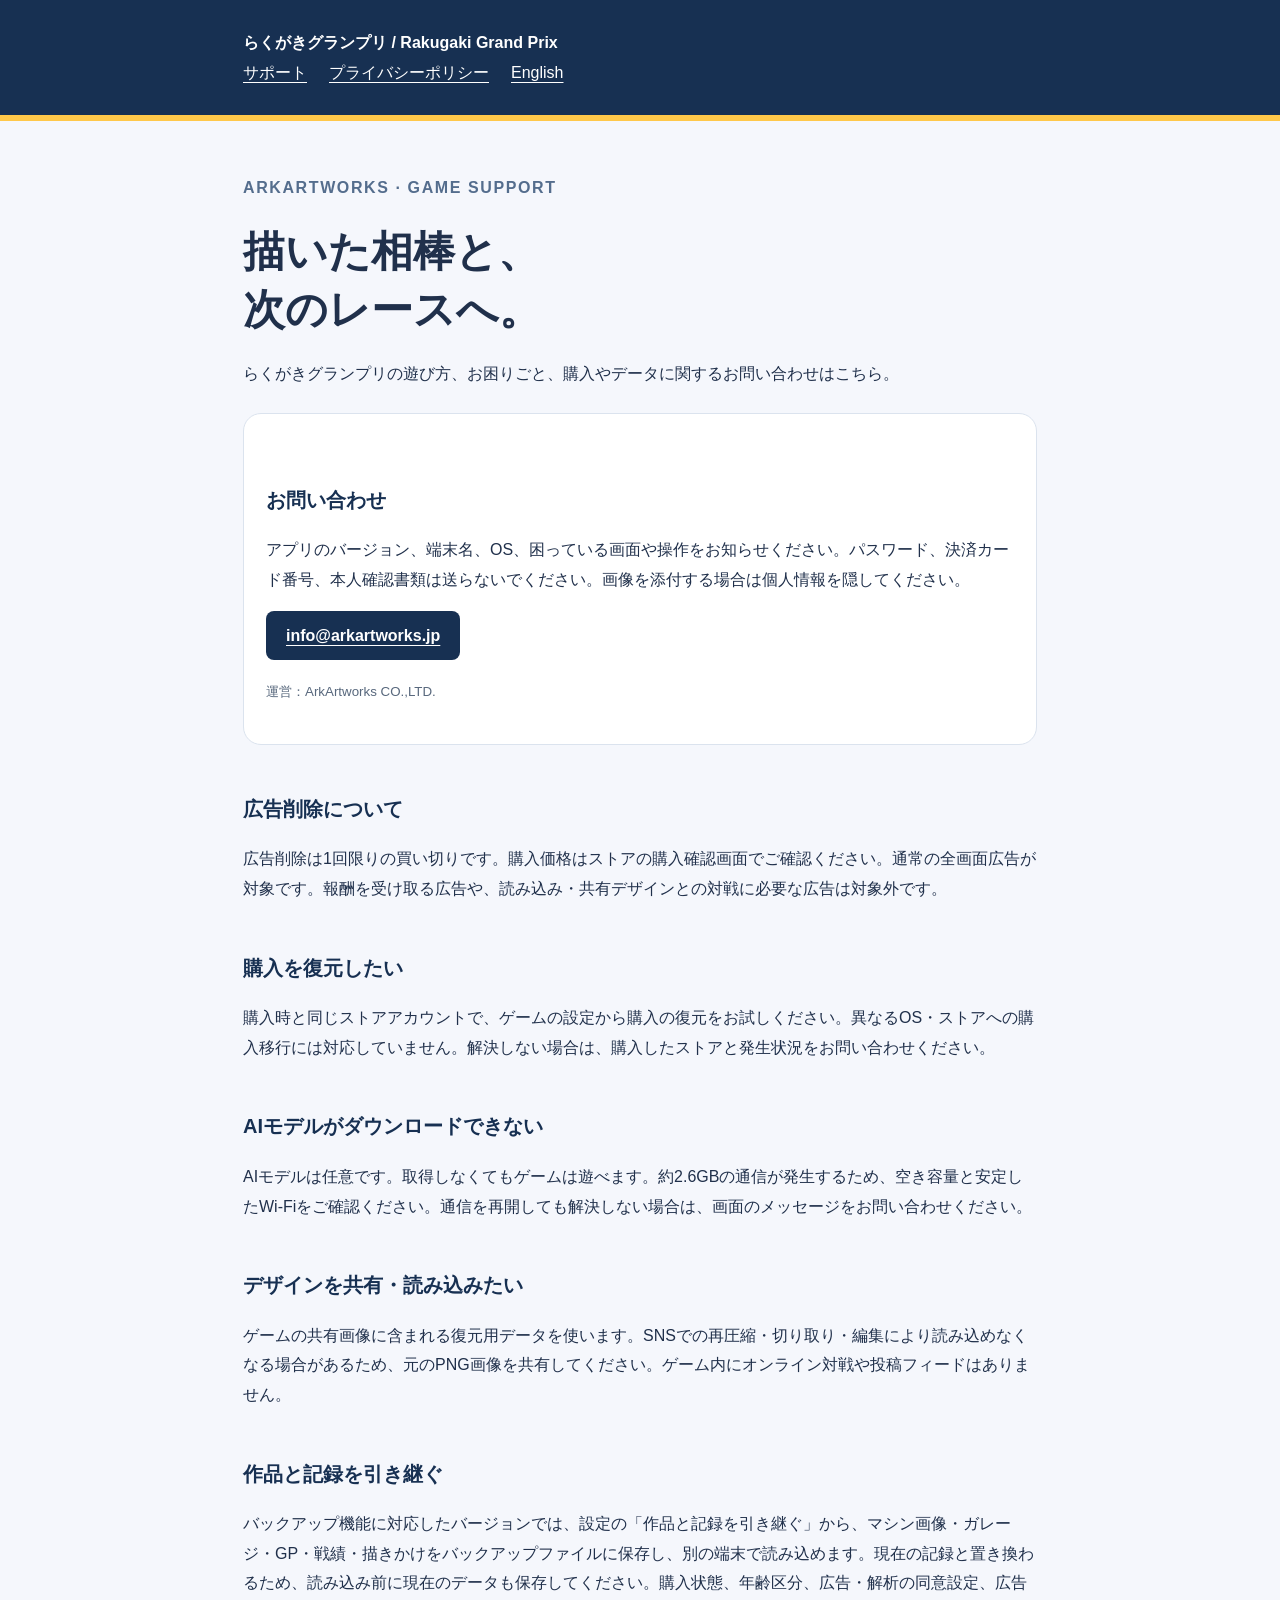
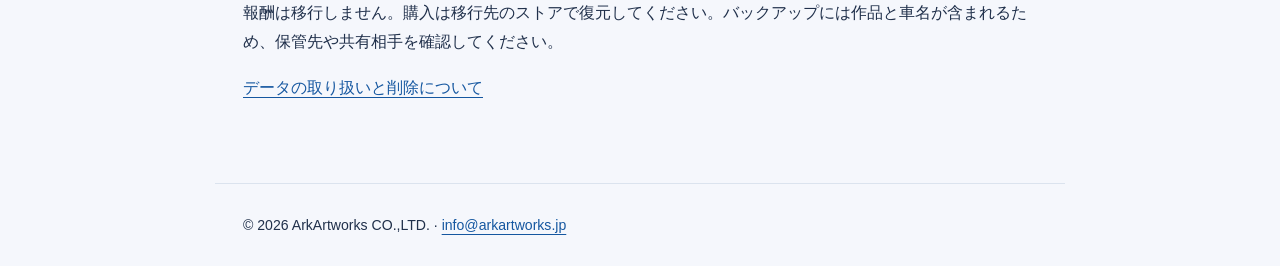
<file: index.html>
<!doctype html><html lang="ja"><head><meta charset="utf-8"><meta name="viewport" content="width=device-width,initial-scale=1"><meta name="referrer" content="no-referrer"><meta http-equiv="Content-Security-Policy" content="default-src 'none'; style-src 'self'; img-src 'self'; base-uri 'none'; form-action 'none'"><title>サポート | らくがきグランプリ</title><link rel="stylesheet" href="style.css"></head><body><header><div><strong>らくがきグランプリ / Rakugaki Grand Prix</strong><nav aria-label="Navigation"><a href="index.html">サポート</a><a href="privacy/">プライバシーポリシー</a><a href="en/" lang="en">English</a></nav></div></header><main><p class="eyebrow">ARKARTWORKS · GAME SUPPORT</p><h1>描いた相棒と、<br>次のレースへ。</h1><p>らくがきグランプリの遊び方、お困りごと、購入やデータに関するお問い合わせはこちら。</p><section class="card"><h2>お問い合わせ</h2><p>アプリのバージョン、端末名、OS、困っている画面や操作をお知らせください。パスワード、決済カード番号、本人確認書類は送らないでください。画像を添付する場合は個人情報を隠してください。</p><a class="button" href="mailto:info@arkartworks.jp">info@arkartworks.jp</a><p><small>運営：ArkArtworks CO.,LTD.</small></p></section><h2>広告削除について</h2><p>広告削除は1回限りの買い切りです。購入価格はストアの購入確認画面でご確認ください。通常の全画面広告が対象です。報酬を受け取る広告や、読み込み・共有デザインとの対戦に必要な広告は対象外です。</p><h2>購入を復元したい</h2><p>購入時と同じストアアカウントで、ゲームの設定から購入の復元をお試しください。異なるOS・ストアへの購入移行には対応していません。解決しない場合は、購入したストアと発生状況をお問い合わせください。</p><h2>AIモデルがダウンロードできない</h2><p>AIモデルは任意です。取得しなくてもゲームは遊べます。約2.6GBの通信が発生するため、空き容量と安定したWi-Fiをご確認ください。通信を再開しても解決しない場合は、画面のメッセージをお問い合わせください。</p><h2>デザインを共有・読み込みたい</h2><p>ゲームの共有画像に含まれる復元用データを使います。SNSでの再圧縮・切り取り・編集により読み込めなくなる場合があるため、元のPNG画像を共有してください。ゲーム内にオンライン対戦や投稿フィードはありません。</p><h2>作品と記録を引き継ぐ</h2><p>バックアップ機能に対応したバージョンでは、設定の「作品と記録を引き継ぐ」から、マシン画像・ガレージ・GP・戦績・描きかけをバックアップファイルに保存し、別の端末で読み込めます。現在の記録と置き換わるため、読み込み前に現在のデータも保存してください。購入状態、年齢区分、広告・解析の同意設定、広告報酬は移行しません。購入は移行先のストアで復元してください。バックアップには作品と車名が含まれるため、保管先や共有相手を確認してください。</p><p><a href="privacy/">データの取り扱いと削除について</a></p></main><footer>© 2026 ArkArtworks CO.,LTD. · <a href="mailto:info@arkartworks.jp">info@arkartworks.jp</a></footer></body></html>
</file>
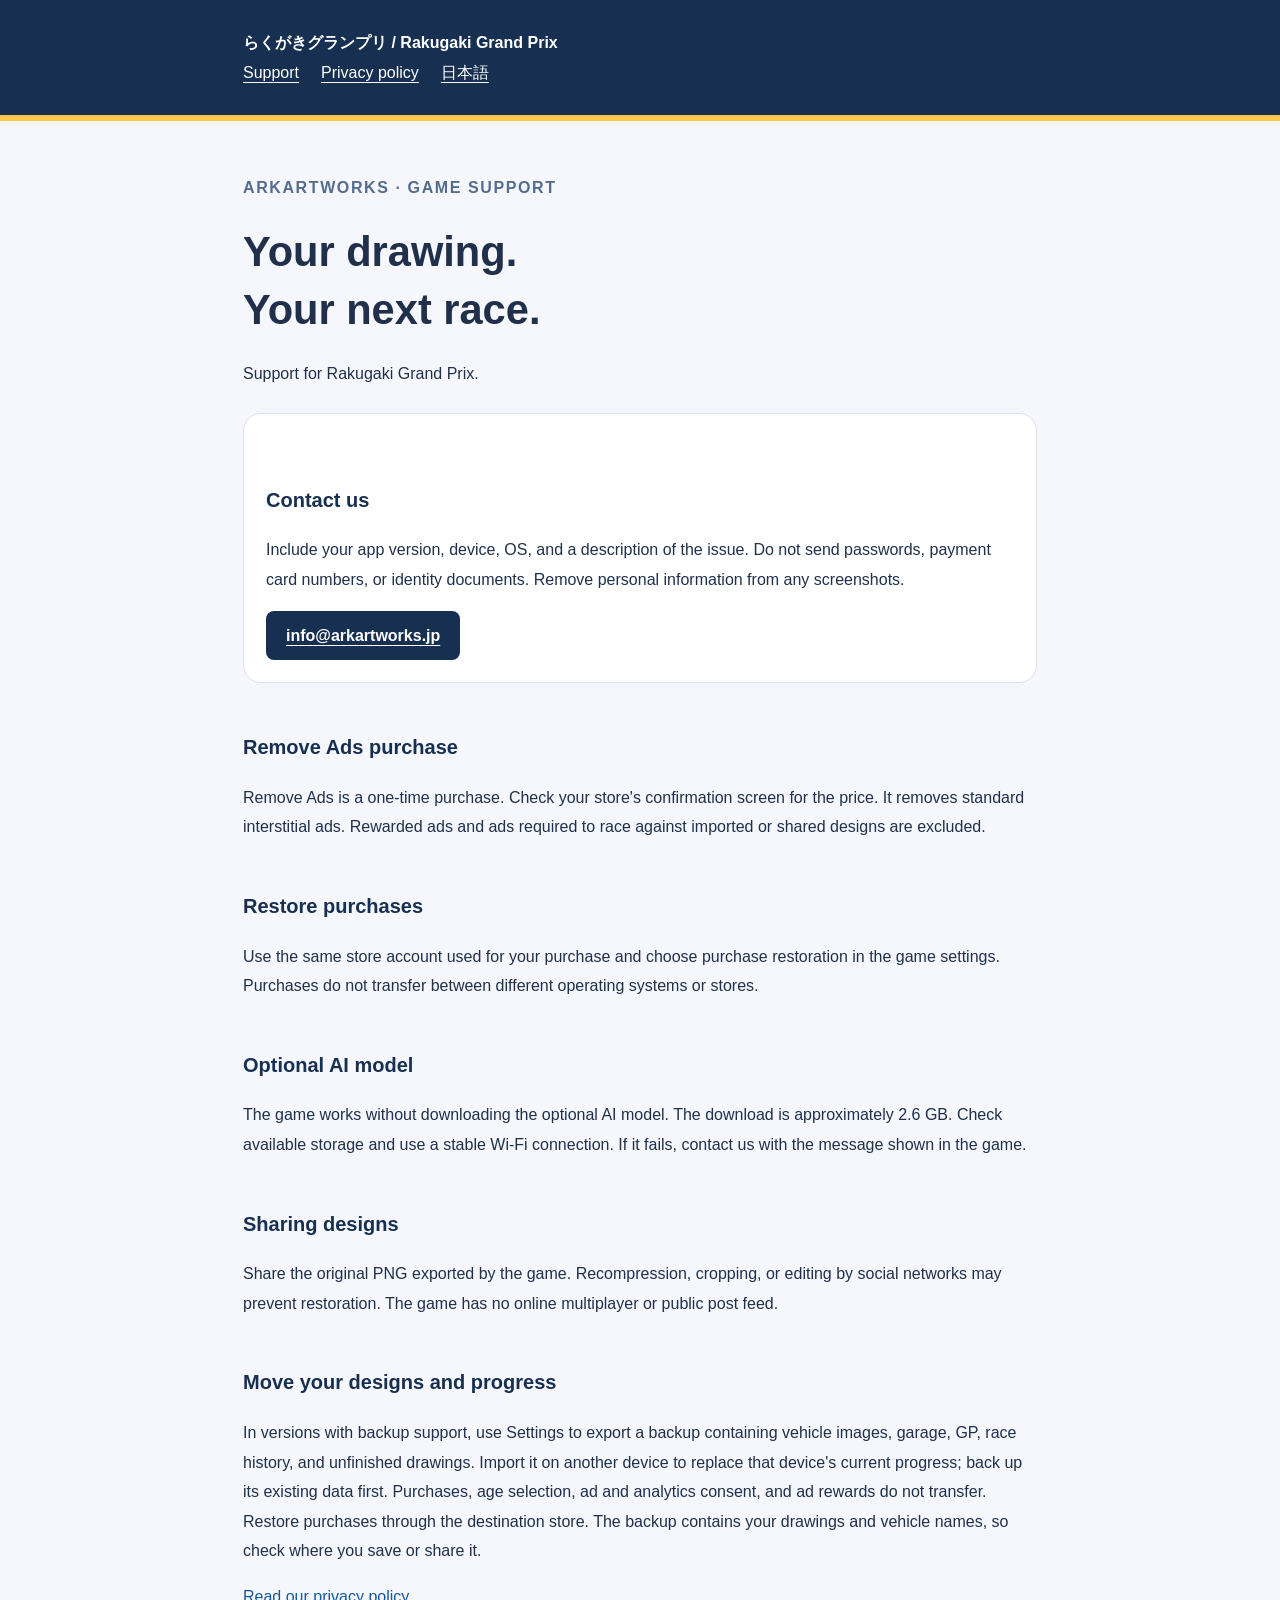
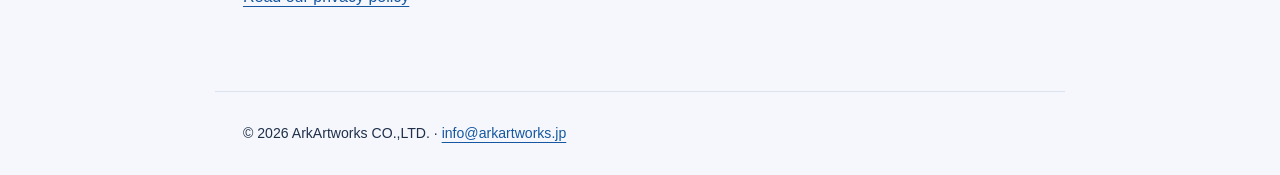
<file: en/index.html>
<!doctype html><html lang="en"><head><meta charset="utf-8"><meta name="viewport" content="width=device-width,initial-scale=1"><meta name="referrer" content="no-referrer"><meta http-equiv="Content-Security-Policy" content="default-src 'none'; style-src 'self'; img-src 'self'; base-uri 'none'; form-action 'none'"><title>Support | らくがきグランプリ</title><link rel="stylesheet" href="../style.css"></head><body><header><div><strong>らくがきグランプリ / Rakugaki Grand Prix</strong><nav aria-label="Navigation"><a href="../en/">Support</a><a href="../en/privacy/">Privacy policy</a><a href="../index.html" lang="ja">日本語</a></nav></div></header><main><p class="eyebrow">ARKARTWORKS · GAME SUPPORT</p><h1>Your drawing.<br>Your next race.</h1><p>Support for Rakugaki Grand Prix.</p><section class="card"><h2>Contact us</h2><p>Include your app version, device, OS, and a description of the issue. Do not send passwords, payment card numbers, or identity documents. Remove personal information from any screenshots.</p><a class="button" href="mailto:info@arkartworks.jp">info@arkartworks.jp</a></section><h2>Remove Ads purchase</h2><p>Remove Ads is a one-time purchase. Check your store's confirmation screen for the price. It removes standard interstitial ads. Rewarded ads and ads required to race against imported or shared designs are excluded.</p><h2>Restore purchases</h2><p>Use the same store account used for your purchase and choose purchase restoration in the game settings. Purchases do not transfer between different operating systems or stores.</p><h2>Optional AI model</h2><p>The game works without downloading the optional AI model. The download is approximately 2.6 GB. Check available storage and use a stable Wi-Fi connection. If it fails, contact us with the message shown in the game.</p><h2>Sharing designs</h2><p>Share the original PNG exported by the game. Recompression, cropping, or editing by social networks may prevent restoration. The game has no online multiplayer or public post feed.</p><h2>Move your designs and progress</h2><p>In versions with backup support, use Settings to export a backup containing vehicle images, garage, GP, race history, and unfinished drawings. Import it on another device to replace that device's current progress; back up its existing data first. Purchases, age selection, ad and analytics consent, and ad rewards do not transfer. Restore purchases through the destination store. The backup contains your drawings and vehicle names, so check where you save or share it.</p><p><a href="privacy/">Read our privacy policy</a></p></main><footer>© 2026 ArkArtworks CO.,LTD. · <a href="mailto:info@arkartworks.jp">info@arkartworks.jp</a></footer></body></html>
</file>
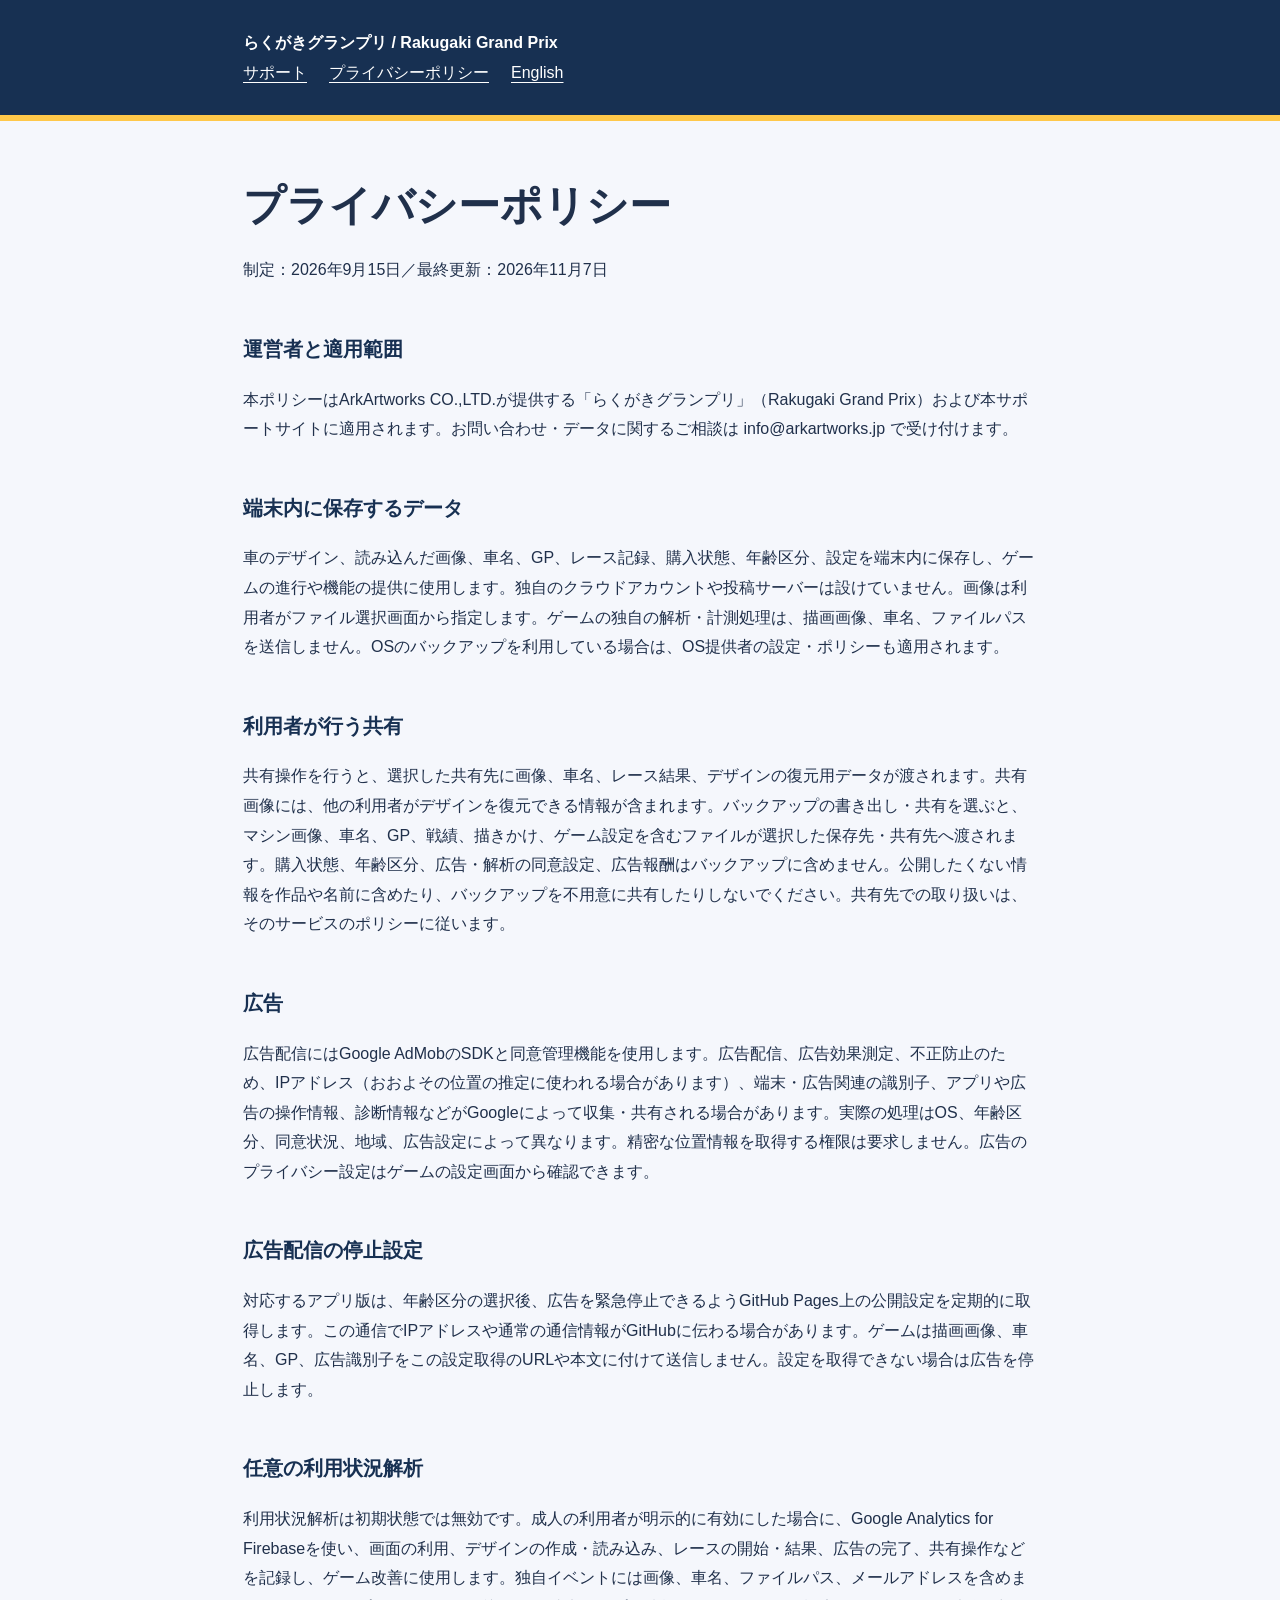
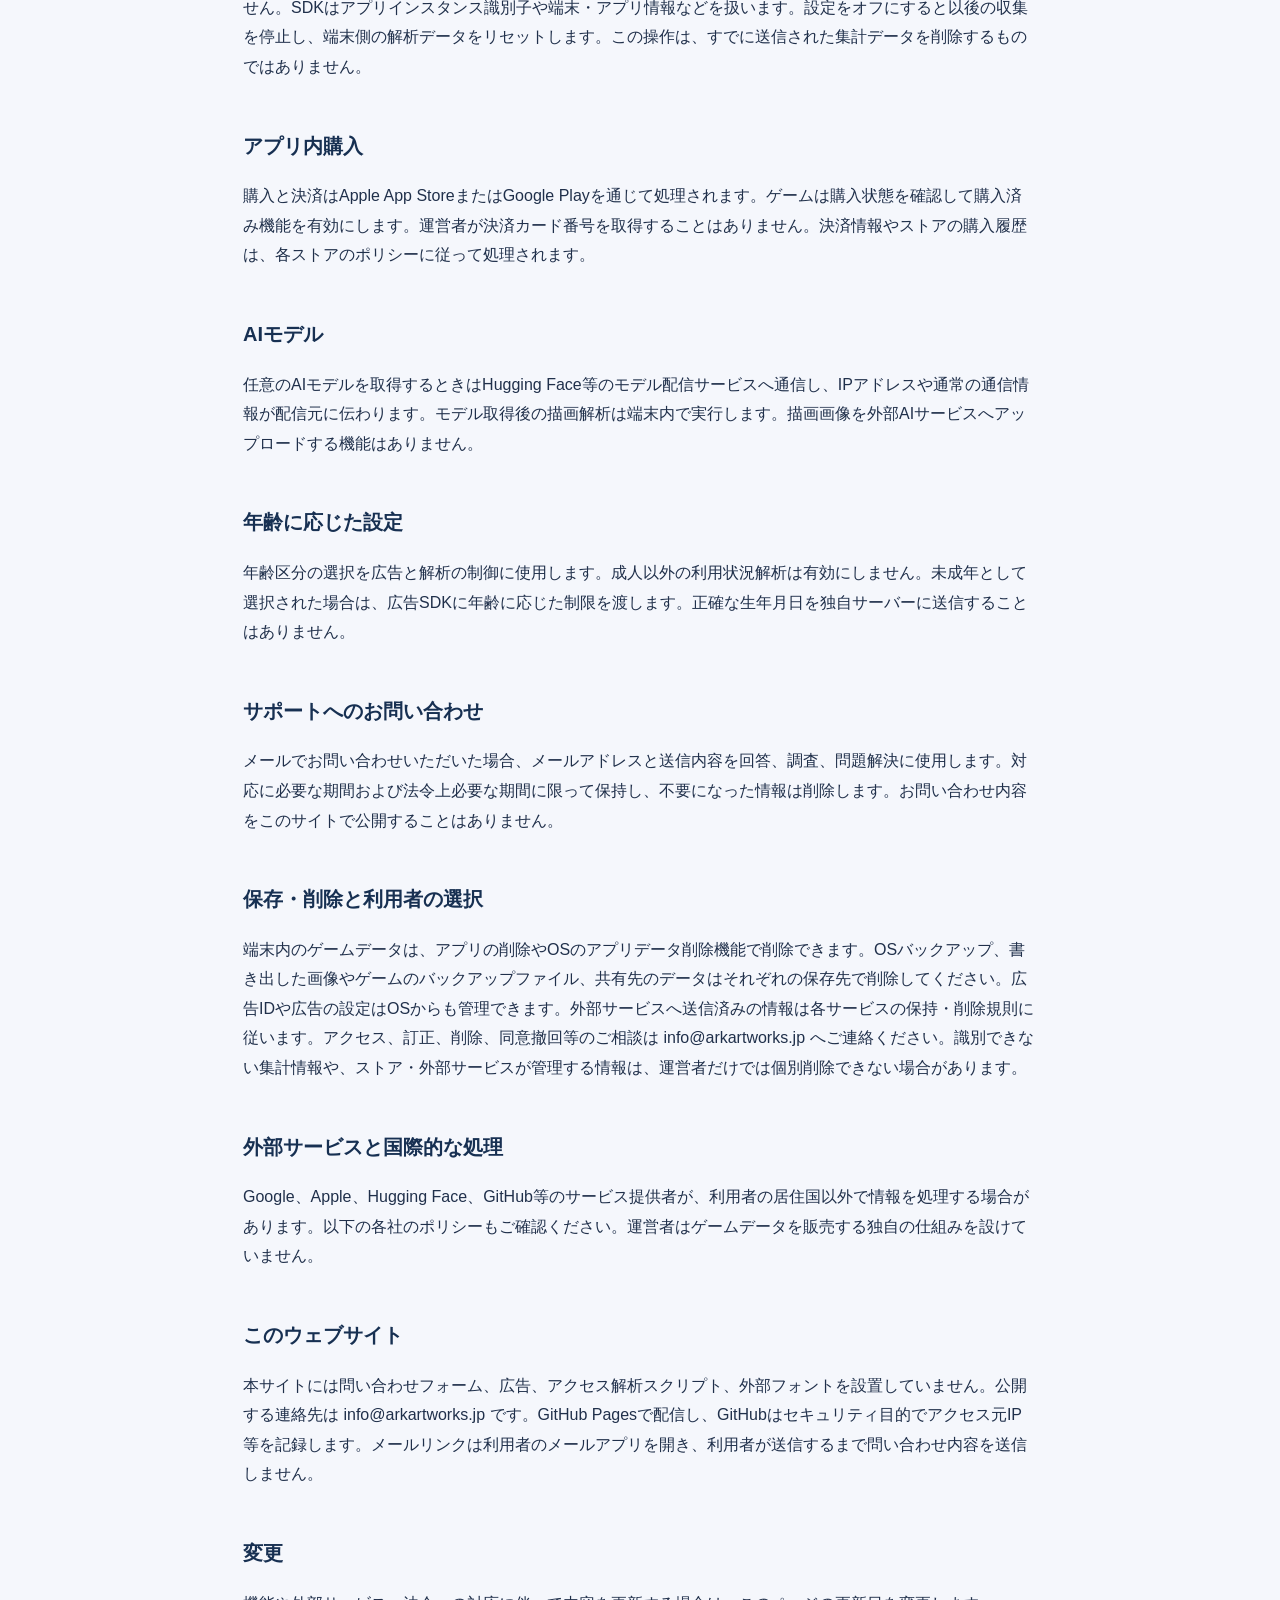
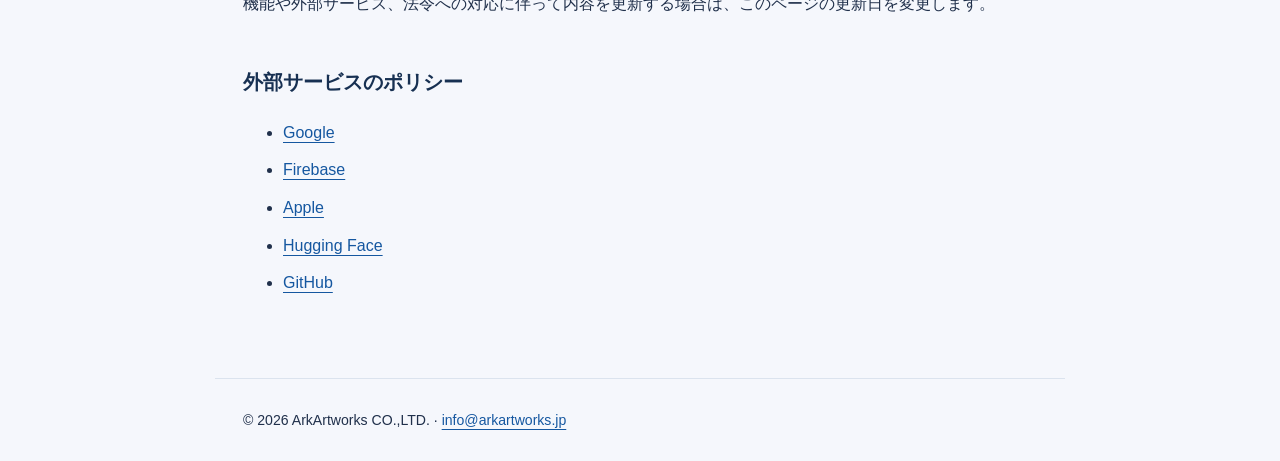
<file: privacy/index.html>
<!doctype html><html lang="ja"><head><meta charset="utf-8"><meta name="viewport" content="width=device-width,initial-scale=1"><meta name="referrer" content="no-referrer"><meta http-equiv="Content-Security-Policy" content="default-src 'none'; style-src 'self'; img-src 'self'; base-uri 'none'; form-action 'none'"><title>プライバシーポリシー | らくがきグランプリ</title><link rel="stylesheet" href="../style.css"></head><body><header><div><strong>らくがきグランプリ / Rakugaki Grand Prix</strong><nav aria-label="Navigation"><a href="../index.html">サポート</a><a href="../privacy/">プライバシーポリシー</a><a href="../en/" lang="en">English</a></nav></div></header><main><h1>プライバシーポリシー</h1><p>制定：2026年9月15日／最終更新：2026年11月7日</p><h2>運営者と適用範囲</h2><p>本ポリシーはArkArtworks CO.,LTD.が提供する「らくがきグランプリ」（Rakugaki Grand Prix）および本サポートサイトに適用されます。お問い合わせ・データに関するご相談は info@arkartworks.jp で受け付けます。</p><h2>端末内に保存するデータ</h2><p>車のデザイン、読み込んだ画像、車名、GP、レース記録、購入状態、年齢区分、設定を端末内に保存し、ゲームの進行や機能の提供に使用します。独自のクラウドアカウントや投稿サーバーは設けていません。画像は利用者がファイル選択画面から指定します。ゲームの独自の解析・計測処理は、描画画像、車名、ファイルパスを送信しません。OSのバックアップを利用している場合は、OS提供者の設定・ポリシーも適用されます。</p><h2>利用者が行う共有</h2><p>共有操作を行うと、選択した共有先に画像、車名、レース結果、デザインの復元用データが渡されます。共有画像には、他の利用者がデザインを復元できる情報が含まれます。バックアップの書き出し・共有を選ぶと、マシン画像、車名、GP、戦績、描きかけ、ゲーム設定を含むファイルが選択した保存先・共有先へ渡されます。購入状態、年齢区分、広告・解析の同意設定、広告報酬はバックアップに含めません。公開したくない情報を作品や名前に含めたり、バックアップを不用意に共有したりしないでください。共有先での取り扱いは、そのサービスのポリシーに従います。</p><h2>広告</h2><p>広告配信にはGoogle AdMobのSDKと同意管理機能を使用します。広告配信、広告効果測定、不正防止のため、IPアドレス（おおよその位置の推定に使われる場合があります）、端末・広告関連の識別子、アプリや広告の操作情報、診断情報などがGoogleによって収集・共有される場合があります。実際の処理はOS、年齢区分、同意状況、地域、広告設定によって異なります。精密な位置情報を取得する権限は要求しません。広告のプライバシー設定はゲームの設定画面から確認できます。</p><h2>広告配信の停止設定</h2><p>対応するアプリ版は、年齢区分の選択後、広告を緊急停止できるようGitHub Pages上の公開設定を定期的に取得します。この通信でIPアドレスや通常の通信情報がGitHubに伝わる場合があります。ゲームは描画画像、車名、GP、広告識別子をこの設定取得のURLや本文に付けて送信しません。設定を取得できない場合は広告を停止します。</p><h2>任意の利用状況解析</h2><p>利用状況解析は初期状態では無効です。成人の利用者が明示的に有効にした場合に、Google Analytics for Firebaseを使い、画面の利用、デザインの作成・読み込み、レースの開始・結果、広告の完了、共有操作などを記録し、ゲーム改善に使用します。独自イベントには画像、車名、ファイルパス、メールアドレスを含めません。SDKはアプリインスタンス識別子や端末・アプリ情報などを扱います。設定をオフにすると以後の収集を停止し、端末側の解析データをリセットします。この操作は、すでに送信された集計データを削除するものではありません。</p><h2>アプリ内購入</h2><p>購入と決済はApple App StoreまたはGoogle Playを通じて処理されます。ゲームは購入状態を確認して購入済み機能を有効にします。運営者が決済カード番号を取得することはありません。決済情報やストアの購入履歴は、各ストアのポリシーに従って処理されます。</p><h2>AIモデル</h2><p>任意のAIモデルを取得するときはHugging Face等のモデル配信サービスへ通信し、IPアドレスや通常の通信情報が配信元に伝わります。モデル取得後の描画解析は端末内で実行します。描画画像を外部AIサービスへアップロードする機能はありません。</p><h2>年齢に応じた設定</h2><p>年齢区分の選択を広告と解析の制御に使用します。成人以外の利用状況解析は有効にしません。未成年として選択された場合は、広告SDKに年齢に応じた制限を渡します。正確な生年月日を独自サーバーに送信することはありません。</p><h2>サポートへのお問い合わせ</h2><p>メールでお問い合わせいただいた場合、メールアドレスと送信内容を回答、調査、問題解決に使用します。対応に必要な期間および法令上必要な期間に限って保持し、不要になった情報は削除します。お問い合わせ内容をこのサイトで公開することはありません。</p><h2>保存・削除と利用者の選択</h2><p>端末内のゲームデータは、アプリの削除やOSのアプリデータ削除機能で削除できます。OSバックアップ、書き出した画像やゲームのバックアップファイル、共有先のデータはそれぞれの保存先で削除してください。広告IDや広告の設定はOSからも管理できます。外部サービスへ送信済みの情報は各サービスの保持・削除規則に従います。アクセス、訂正、削除、同意撤回等のご相談は info@arkartworks.jp へご連絡ください。識別できない集計情報や、ストア・外部サービスが管理する情報は、運営者だけでは個別削除できない場合があります。</p><h2>外部サービスと国際的な処理</h2><p>Google、Apple、Hugging Face、GitHub等のサービス提供者が、利用者の居住国以外で情報を処理する場合があります。以下の各社のポリシーもご確認ください。運営者はゲームデータを販売する独自の仕組みを設けていません。</p><h2>このウェブサイト</h2><p>本サイトには問い合わせフォーム、広告、アクセス解析スクリプト、外部フォントを設置していません。公開する連絡先は info@arkartworks.jp です。GitHub Pagesで配信し、GitHubはセキュリティ目的でアクセス元IP等を記録します。メールリンクは利用者のメールアプリを開き、利用者が送信するまで問い合わせ内容を送信しません。</p><h2>変更</h2><p>機能や外部サービス、法令への対応に伴って内容を更新する場合は、このページの更新日を変更します。</p><h2>外部サービスのポリシー</h2><ul><li><a href="https://policies.google.com/privacy">Google</a></li><li><a href="https://firebase.google.com/support/privacy">Firebase</a></li><li><a href="https://www.apple.com/legal/privacy/">Apple</a></li><li><a href="https://huggingface.co/privacy">Hugging Face</a></li><li><a href="https://docs.github.com/en/site-policy/privacy-policies/github-general-privacy-statement">GitHub</a></li></ul></main><footer>© 2026 ArkArtworks CO.,LTD. · <a href="mailto:info@arkartworks.jp">info@arkartworks.jp</a></footer></body></html>
</file>
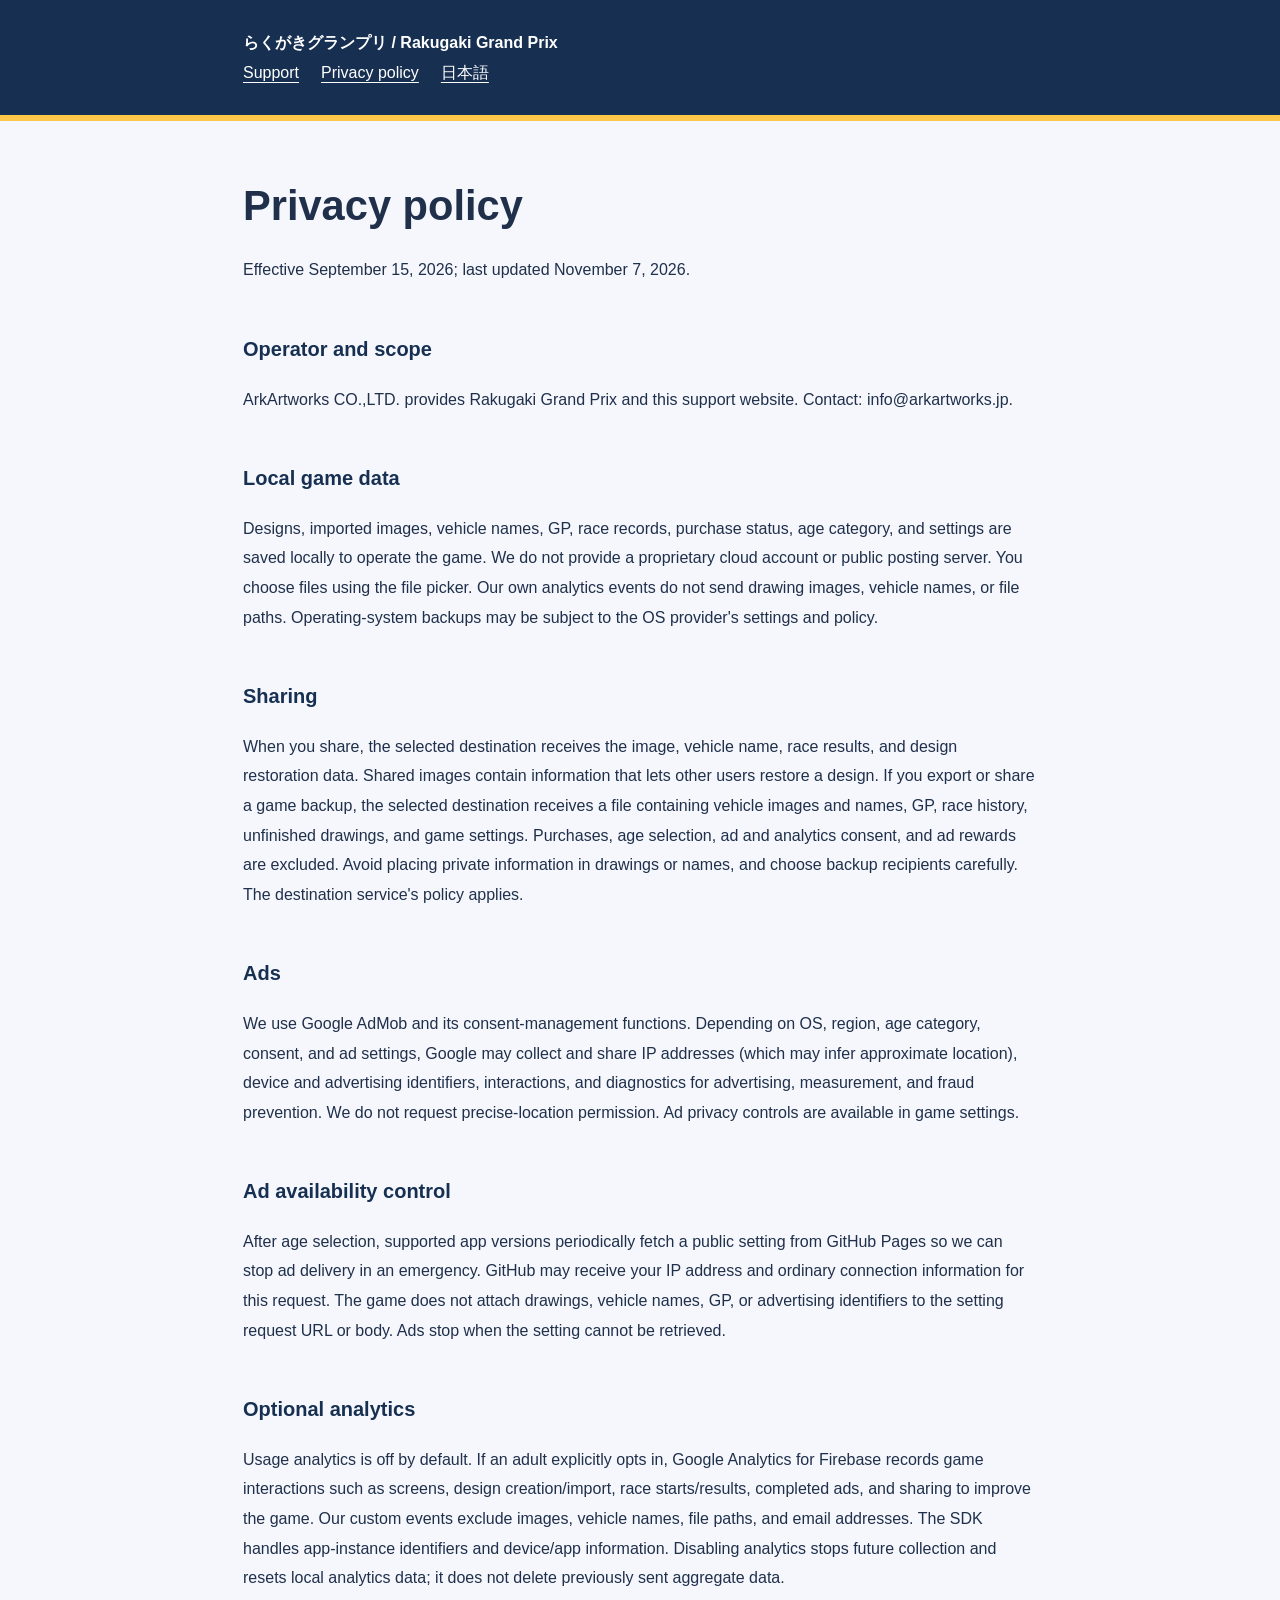
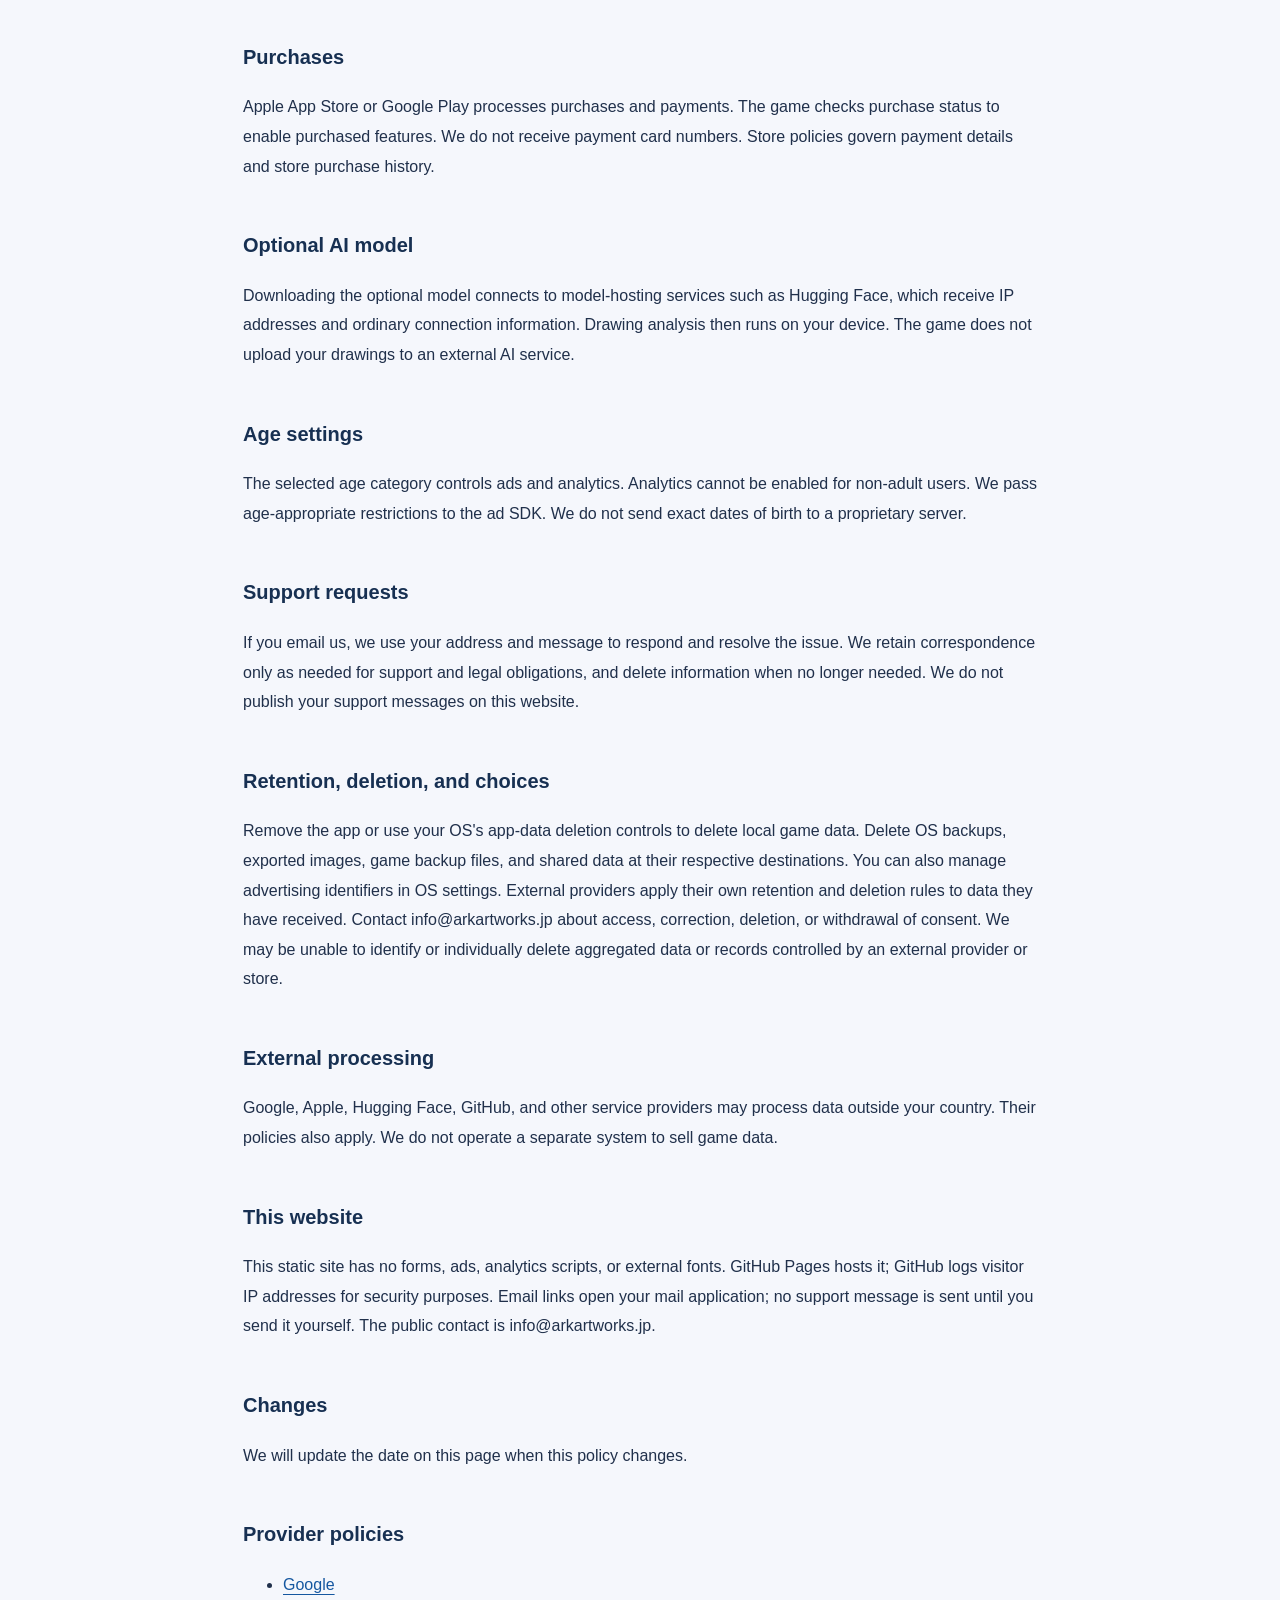
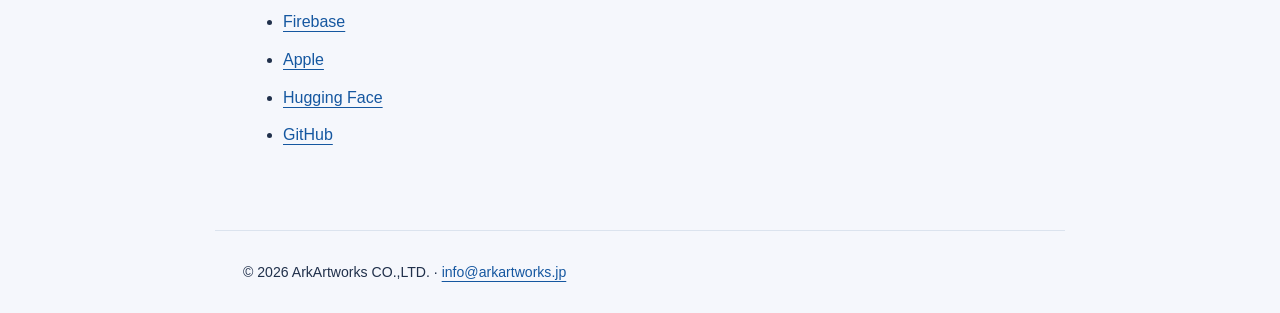
<file: en/privacy/index.html>
<!doctype html><html lang="en"><head><meta charset="utf-8"><meta name="viewport" content="width=device-width,initial-scale=1"><meta name="referrer" content="no-referrer"><meta http-equiv="Content-Security-Policy" content="default-src 'none'; style-src 'self'; img-src 'self'; base-uri 'none'; form-action 'none'"><title>Privacy policy | らくがきグランプリ</title><link rel="stylesheet" href="../../style.css"></head><body><header><div><strong>らくがきグランプリ / Rakugaki Grand Prix</strong><nav aria-label="Navigation"><a href="../../en/">Support</a><a href="../../en/privacy/">Privacy policy</a><a href="../../index.html" lang="ja">日本語</a></nav></div></header><main><h1>Privacy policy</h1><p>Effective September 15, 2026; last updated November 7, 2026.</p><h2>Operator and scope</h2><p>ArkArtworks CO.,LTD. provides Rakugaki Grand Prix and this support website. Contact: info@arkartworks.jp.</p><h2>Local game data</h2><p>Designs, imported images, vehicle names, GP, race records, purchase status, age category, and settings are saved locally to operate the game. We do not provide a proprietary cloud account or public posting server. You choose files using the file picker. Our own analytics events do not send drawing images, vehicle names, or file paths. Operating-system backups may be subject to the OS provider's settings and policy.</p><h2>Sharing</h2><p>When you share, the selected destination receives the image, vehicle name, race results, and design restoration data. Shared images contain information that lets other users restore a design. If you export or share a game backup, the selected destination receives a file containing vehicle images and names, GP, race history, unfinished drawings, and game settings. Purchases, age selection, ad and analytics consent, and ad rewards are excluded. Avoid placing private information in drawings or names, and choose backup recipients carefully. The destination service's policy applies.</p><h2>Ads</h2><p>We use Google AdMob and its consent-management functions. Depending on OS, region, age category, consent, and ad settings, Google may collect and share IP addresses (which may infer approximate location), device and advertising identifiers, interactions, and diagnostics for advertising, measurement, and fraud prevention. We do not request precise-location permission. Ad privacy controls are available in game settings.</p><h2>Ad availability control</h2><p>After age selection, supported app versions periodically fetch a public setting from GitHub Pages so we can stop ad delivery in an emergency. GitHub may receive your IP address and ordinary connection information for this request. The game does not attach drawings, vehicle names, GP, or advertising identifiers to the setting request URL or body. Ads stop when the setting cannot be retrieved.</p><h2>Optional analytics</h2><p>Usage analytics is off by default. If an adult explicitly opts in, Google Analytics for Firebase records game interactions such as screens, design creation/import, race starts/results, completed ads, and sharing to improve the game. Our custom events exclude images, vehicle names, file paths, and email addresses. The SDK handles app-instance identifiers and device/app information. Disabling analytics stops future collection and resets local analytics data; it does not delete previously sent aggregate data.</p><h2>Purchases</h2><p>Apple App Store or Google Play processes purchases and payments. The game checks purchase status to enable purchased features. We do not receive payment card numbers. Store policies govern payment details and store purchase history.</p><h2>Optional AI model</h2><p>Downloading the optional model connects to model-hosting services such as Hugging Face, which receive IP addresses and ordinary connection information. Drawing analysis then runs on your device. The game does not upload your drawings to an external AI service.</p><h2>Age settings</h2><p>The selected age category controls ads and analytics. Analytics cannot be enabled for non-adult users. We pass age-appropriate restrictions to the ad SDK. We do not send exact dates of birth to a proprietary server.</p><h2>Support requests</h2><p>If you email us, we use your address and message to respond and resolve the issue. We retain correspondence only as needed for support and legal obligations, and delete information when no longer needed. We do not publish your support messages on this website.</p><h2>Retention, deletion, and choices</h2><p>Remove the app or use your OS's app-data deletion controls to delete local game data. Delete OS backups, exported images, game backup files, and shared data at their respective destinations. You can also manage advertising identifiers in OS settings. External providers apply their own retention and deletion rules to data they have received. Contact info@arkartworks.jp about access, correction, deletion, or withdrawal of consent. We may be unable to identify or individually delete aggregated data or records controlled by an external provider or store.</p><h2>External processing</h2><p>Google, Apple, Hugging Face, GitHub, and other service providers may process data outside your country. Their policies also apply. We do not operate a separate system to sell game data.</p><h2>This website</h2><p>This static site has no forms, ads, analytics scripts, or external fonts. GitHub Pages hosts it; GitHub logs visitor IP addresses for security purposes. Email links open your mail application; no support message is sent until you send it yourself. The public contact is info@arkartworks.jp.</p><h2>Changes</h2><p>We will update the date on this page when this policy changes.</p><h2>Provider policies</h2><ul><li><a href="https://policies.google.com/privacy">Google</a></li><li><a href="https://firebase.google.com/support/privacy">Firebase</a></li><li><a href="https://www.apple.com/legal/privacy/">Apple</a></li><li><a href="https://huggingface.co/privacy">Hugging Face</a></li><li><a href="https://docs.github.com/en/site-policy/privacy-policies/github-general-privacy-statement">GitHub</a></li></ul></main><footer>© 2026 ArkArtworks CO.,LTD. · <a href="mailto:info@arkartworks.jp">info@arkartworks.jp</a></footer></body></html>
</file>
<file: style.css>
:root{color-scheme:light;font-family:-apple-system,BlinkMacSystemFont,"Segoe UI","Hiragino Kaku Gothic ProN",Meiryo,sans-serif;color:#20304b;background:#f5f7fc;line-height:1.85}*{box-sizing:border-box}body{margin:0}header{background:#173052;color:white;border-bottom:6px solid #ffc84a}header div,main,footer{max-width:850px;margin:auto;padding:28px}header a{color:white}nav{display:flex;flex-wrap:wrap;gap:22px}main{padding-top:36px;padding-bottom:64px}h1{line-height:1.4;font-size:clamp(1.8rem,5vw,2.6rem);margin:20px 0}h2{font-size:1.25rem;margin-top:2.3em;color:#173052}a{color:#1557a0;text-underline-offset:4px}a:focus-visible{outline:3px solid #dd8900;outline-offset:5px}.eyebrow{font-weight:800;letter-spacing:.1em;color:#546d8d}.card{background:white;border:1px solid #dbe3ee;border-radius:18px;padding:22px;margin:24px 0}.button{display:inline-block;background:#173052;color:white;padding:10px 20px;border-radius:8px;font-weight:700}footer{border-top:1px solid #dbe3ee;font-size:.88rem}small{color:#58687d}li{margin-bottom:8px}@media(max-width:480px){header div,main,footer{padding-left:20px;padding-right:20px}}
</file>
